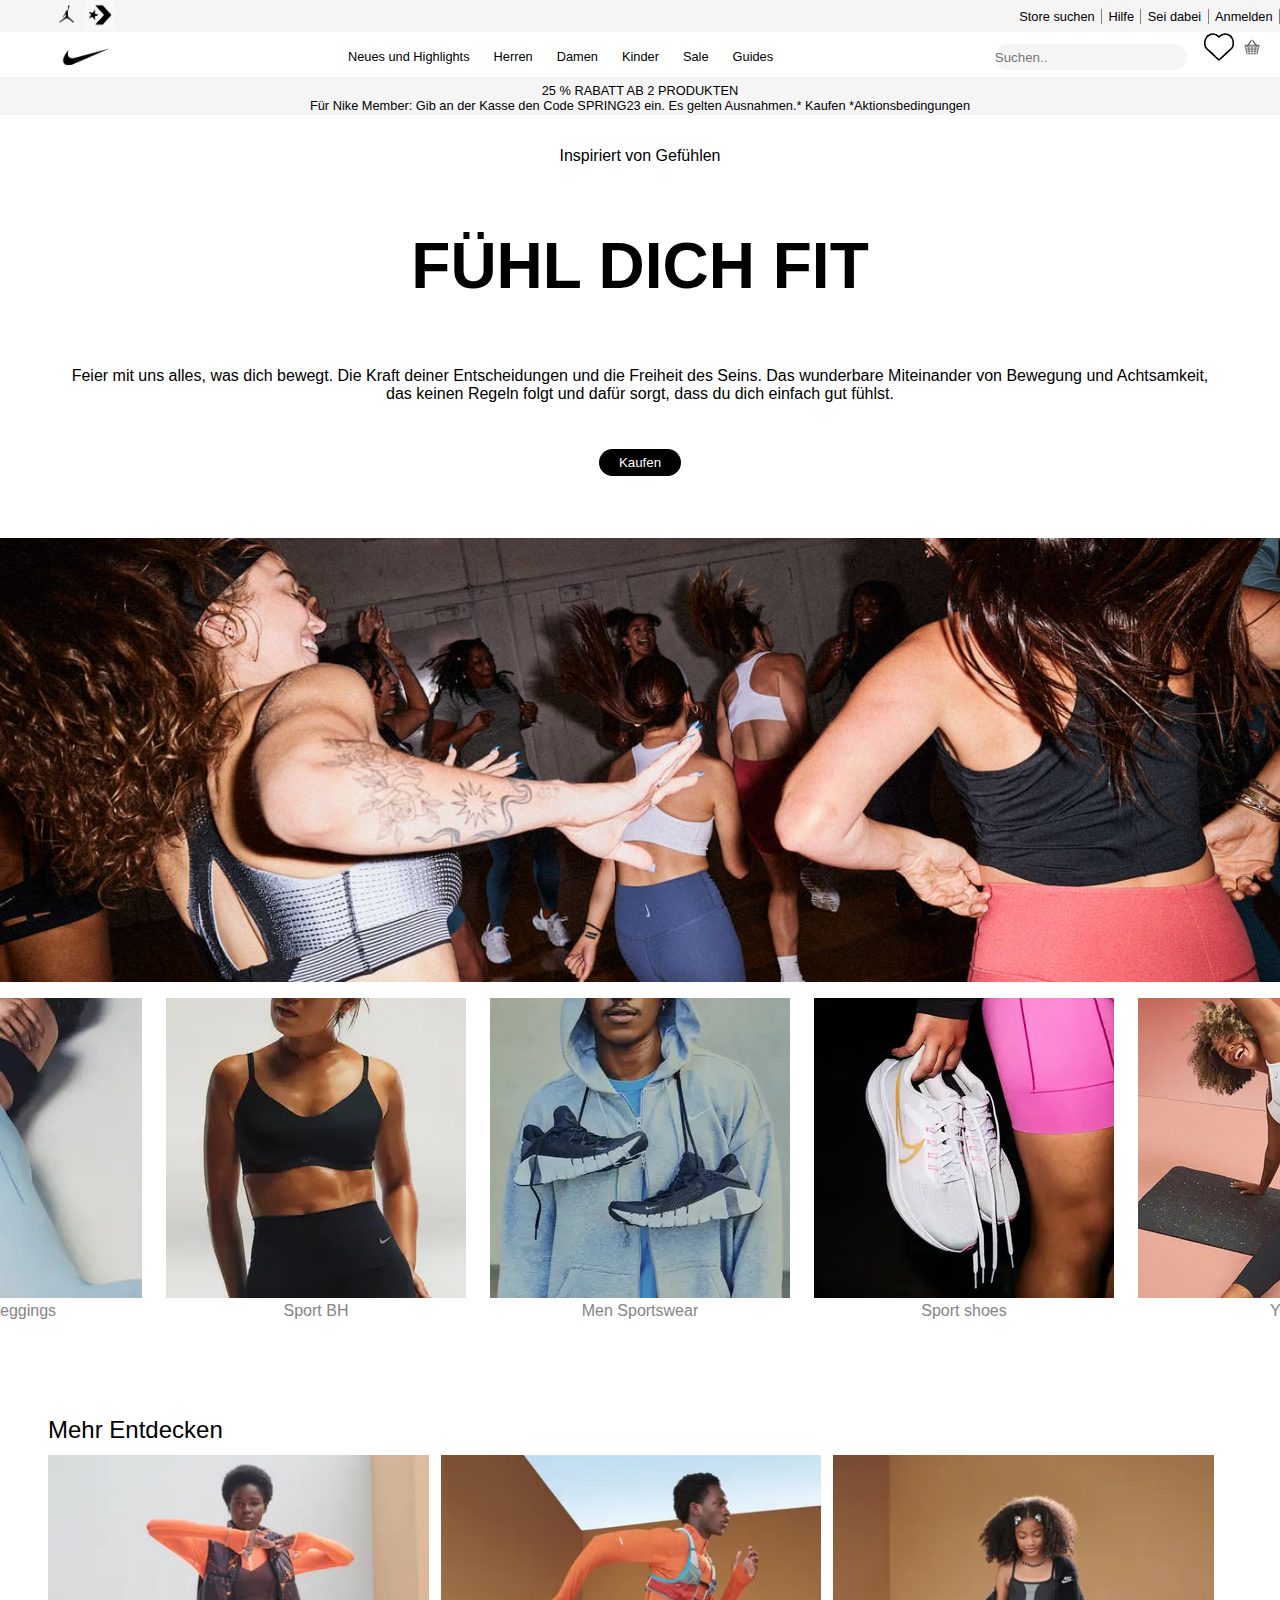
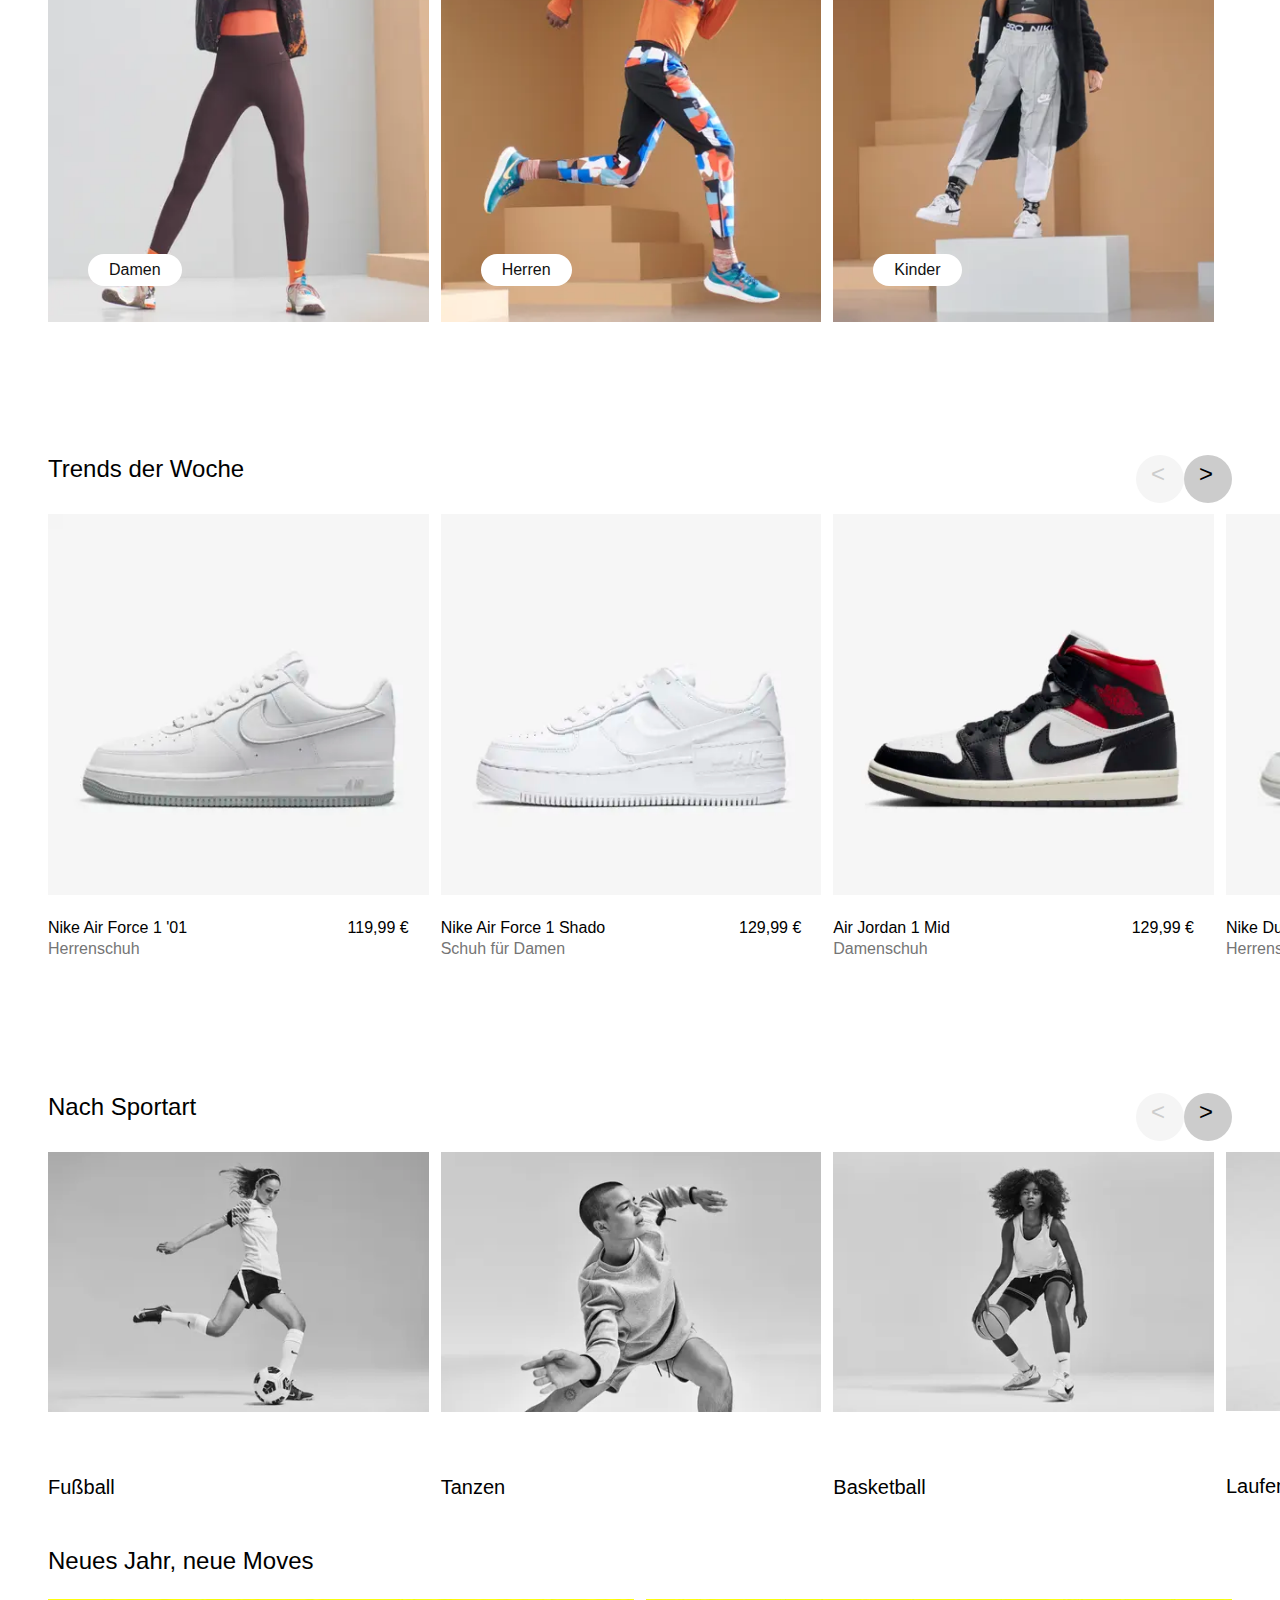
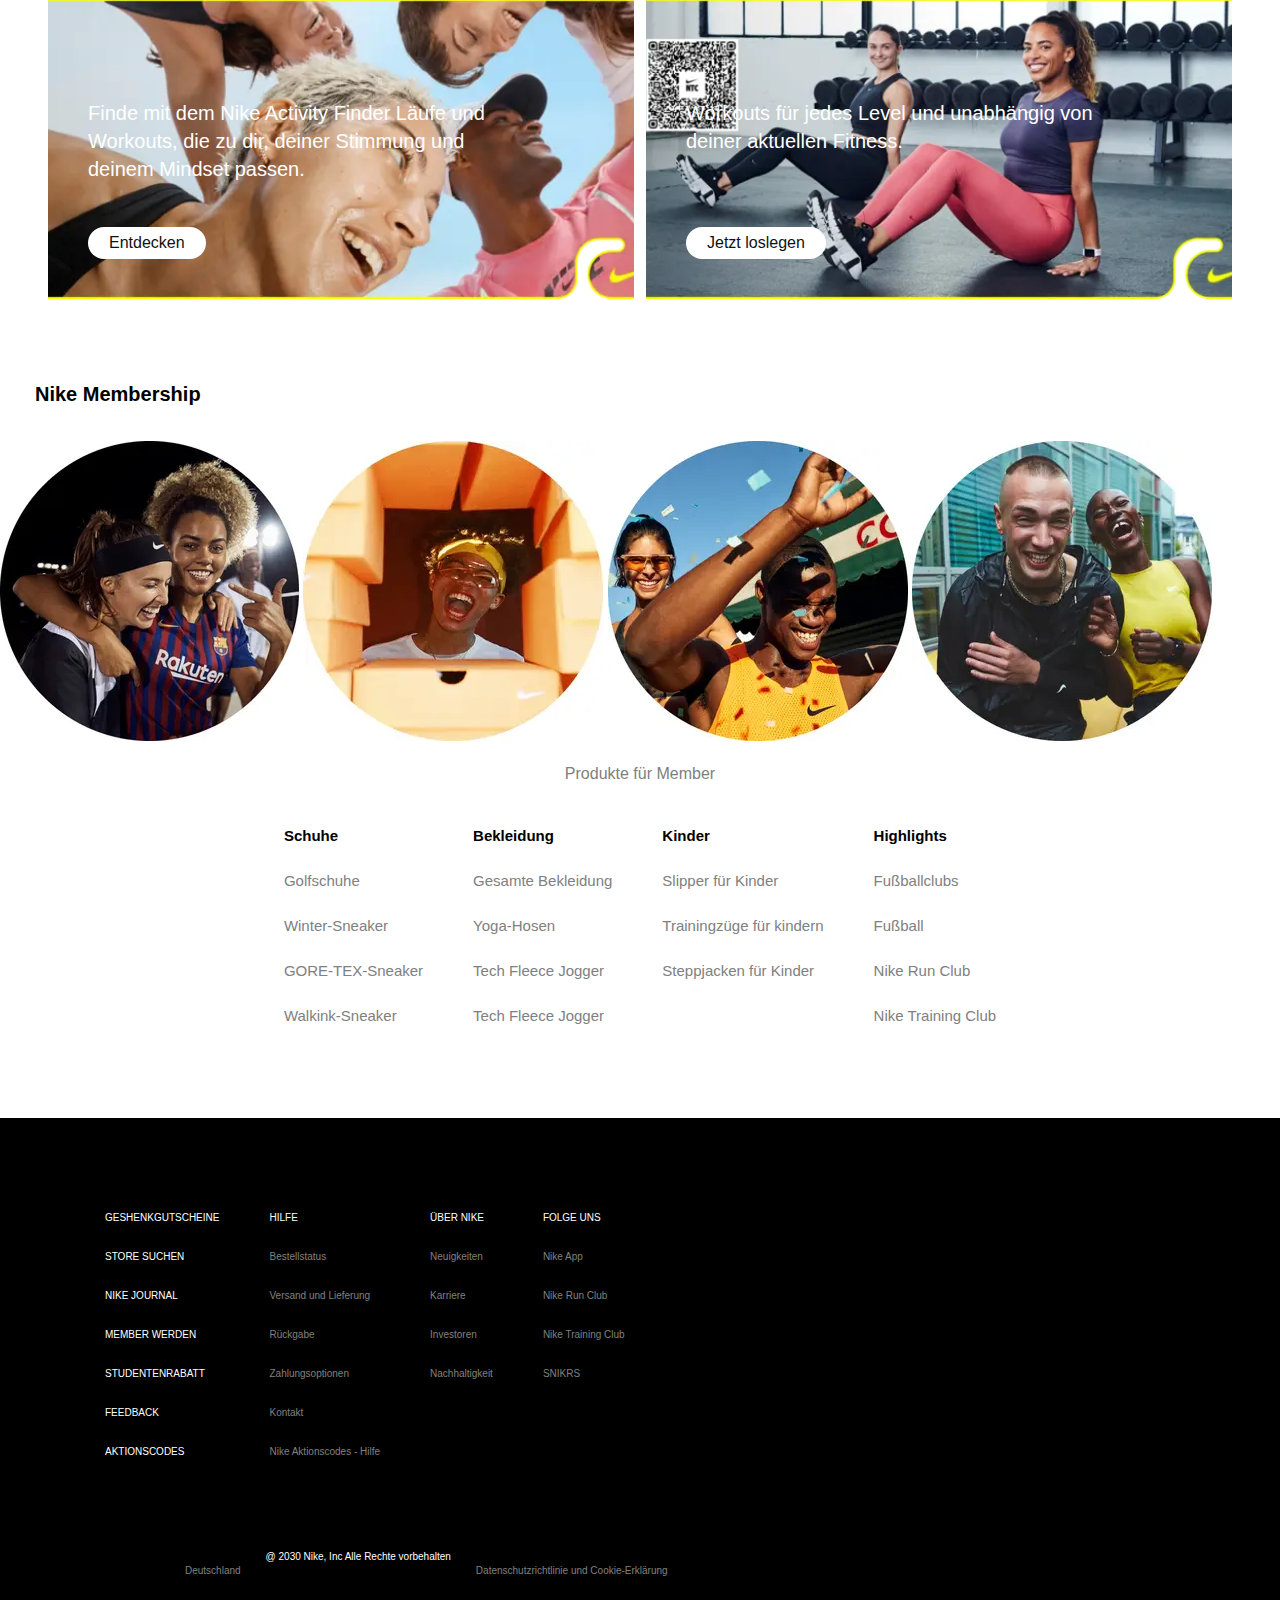
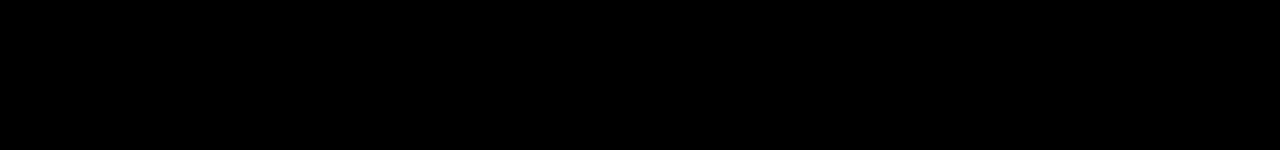
<file: index.html>
<!DOCTYPE html>
<html lang="en">
<head>
    <meta charset="UTF-8">
    <meta http-equiv="X-UA-Compatible" content="IE=edge">
    <meta name="viewport" content="width=device-width, initial-scale=1.0">
    <link rel="stylesheet" href="stylesheets/stylesheet.css">
    <link rel="stylesheet" href="stylesheets/style.css"/>
    <title>Nike Page</title>
</head>
<body>
    <header>
        <div class="first_section">
            <div class="help_logo">   
                <img src="images/jumpman.png" alt="jumpman">
                <img src="images/arrow.jpg" alt="star-arrow">
            </div>
            <div class="help_nav">
                <p>Store suchen</p>
                <p>Hilfe</p>
                <p>Sei dabei</p>
                <p>Anmelden</p>
            </div>
        </div>
        <div class="second_section">
            <div class="nike_logo">
                <img src="images/nike_logo.jpg" alt="nike_logo">
            </div>
            <div class="main_nav">
                <p>Neues und Highlights</p>
                <p>Herren</p>
                <p>Damen</p>
                <p>Kinder</p>
                <p>Sale</p>
                <p>Guides</p>
            </div>
            <div class="search">
                <input type="text" placeholder="Suchen.." class="search_bar">
                <img src="images/favorite.png" alt="favorite">
                <img src="images/basket logo.jpg" alt="basket">
            </div>
        </div>
        <div class="third_section">
            <p>25 % RABATT AB 2 PRODUKTEN</p>
            <p>Für Nike Member: Gib an der Kasse den Code SPRING23 ein. Es gelten Ausnahmen.* Kaufen *Aktionsbedingungen</p>
        </div>
    </header>
    <hero class="hero">
        <div class="hero_message">
            <p>Inspiriert von Gefühlen</p>
            <h1>FÜHL DICH FIT</h1>
            <p id="long_message">Feier mit uns alles, was dich bewegt. Die Kraft deiner Entscheidungen und die Freiheit des Seins. Das wunderbare Miteinander von Bewegung und Achtsamkeit, das keinen Regeln folgt und dafür sorgt, dass du dich einfach gut fühlst.</p>
            <a href="https://www.nike.com/de/w/damen-gym-running-22fovz5e1x6">
                <button class="hero_kaufen">Kaufen</button>
            </a>
        </div>
        <div class="hero_banner">
            <img src="images/nike-offizielle-website.jpg" alt="favorite">
        </div>
        <div class="scroll_banner">
            <div>
                <a href="https://www.nike.com/de/w/damen-premium-leggings-3fb0vz5e1x6"><img src="images/bdb3ee50-6162-43b4-95f1-d00825a48802.webp" alt="basket">
                <p>Premium leggings</p></a>
            </div>
            <div>
                <a href="#"><img src="images/4577d3e7-75fb-42a9-a69f-ed43a6fa098e.webp" alt="basket">
                <p>Sport BH</p></a>
            </div>
            <div>
                <a href="#"><img src="images/297cfbad-7966-4122-bfcb-06431bc6c7c2.webp" alt="basket">
                <p>Men Sportswear</p></a>
            </div>
            <div>
                <a href="#"><img src="images/d7f1642a-1f21-4008-99f5-1540de9967b9.webp" alt="basket">
                <p>Sport shoes</p></a>
            </div>
            <div>
                <a href="#"><img src="images/39592b5c-adef-4050-bdc4-6cde60cfa165.webp" alt="basket">
                <p>Yoga</p></a>
            </div>
        </div>
    </hero>
    <section class="section-menu">
        <div class="section-header">
            <h2>Mehr Entdecken</h2>
        </div>
        <div class="menu-container">
            <div class="menu-entry">
                <img src="images/d9fe971d-235d-459c-b57d-f52f4f03d1cf.webp">
                <div class="label">
                    Damen
                </div>
            </div>
            <div class="menu-entry">
                <img src="images/8d74c1e7-e514-43fd-897e-81027a0b108f.webp">
                <div class="label">
                    Herren
                </div>
            </div>
            <div class="menu-entry">
                <img src="images/2b95f3b2-177e-4e9d-8cae-43b4f745b582.webp">
                <div class="label">
                    Kinder
                </div>
            </div>
        </div>
    </section>

    <section class="section-gallery">
        <div class="carousel-header">
            <h2>Trends der Woche</h2>
            <div class="button-menu">
                <div class="button inactive"><div class="button-icon"><</div></div>
                <div class="button"><div class="button-icon">></div></div>
            </div>
        </div>
        <ul class="carousel-container">
            <li class="carousel-entry" id="trend01">
                <img src="images/2f9e087d-1f0f-4b72-8576-b7b7b64e73ae.webp">
                <div class="trend-description">
                    <div class="trend-nameprice">
                        <div class="trend-name">
                            Nike Air Force 1 '01
                        </div>
                        <div class="trend-price">
                            119,99 €
                        </div>
                    </div>
                    <div class="trend-metagroup">
                        Herrenschuh
                    </div>
                </div>
            </li>
            <li class="carousel-entry" id="trend02">
                <img src="images/l3w4varugbogihcpj40e.webp">
                <div class="trend-description">
                    <div class="trend-nameprice">
                        <div class="trend-name">
                            Nike Air Force 1 Shado
                        </div>
                        <div class="trend-price">
                            129,99 €
                        </div>
                    </div>
                    <div class="trend-metagroup">
                        Schuh für Damen
                    </div>
                </div>
            </li>
            <li class="carousel-entry" id="trend03">
                <img src="images/4e75f325-62dd-4d0d-97b5-39f96ba69d11.webp">
                <div class="trend-description">
                    <div class="trend-nameprice">
                        <div class="trend-name">
                            Air Jordan 1 Mid
                        </div>
                        <div class="trend-price">
                            129,99 €
                        </div>
                    </div>
                    <div class="trend-metagroup">
                        Damenschuh
                    </div>
                </div>
            </li>
            <li class="carousel-entry" id="trend04">
                <img src="images/dunk-high-retro-herrenschuh-WGkPW2.png">
                <div class="trend-description">
                    <div class="trend-nameprice">
                        <div class="trend-name">
                            Nike Dunk High Retro
                        </div>
                        <div class="trend-price">
                            119,99 €
                        </div>
                    </div>
                    <div class="trend-metagroup">
                        Herrenschuh
                    </div>
                </div>
            </li>
            <li class="carousel-entry" id="trend05">
                <img src="images/dunk-low-retro-herrenschuh-szNRv1.png">
                <div class="trend-description">
                    <div class="trend-nameprice">
                        <div class="trend-name">
                            Nike Dunk Low Retro
                        </div>
                        <div class="trend-price">
                            109,99 €
                        </div>
                    </div>
                    <div class="trend-metagroup">
                        Herrenschuh
                    </div>
                </div>
            </li>
            <li class="carousel-entry" id="trend06">
                <img src="images/dunk-low-herrenschuh-BHLQfk.png">
                <div class="trend-description">
                    <div class="trend-nameprice">
                        <div class="trend-name">
                            Nike Dunk Low
                        </div>
                        <div class="trend-price">
                            119,99 €
                        </div>
                    </div>
                    <div class="trend-metagroup">
                        Herrenschuh
                    </div>
                </div>
            </li>
        </ul>
    </section>

    <section class="section-gallery">
        <div class="carousel-header">
            <h2>Nach Sportart</h2>
            <div class="button-menu">
                <div class="button inactive"><div class="button-icon"><</div></div>
                <div class="button"><div class="button-icon">></div></div>
            </div>
        </div>
        <ul class="carousel-container">
            <li class="carousel-entry" id="sport01">
                <img src="images/2fe0d082-fe6e-4168-99a4-53e21222bfde.webp">
                <div class="carousel-title">Fußball</div>
            </li>
            <li class="carousel-entry" id="sport02">
                <img src="images/2567a2eb-cb4e-4902-a27a-056087e52cd1.webp">
                <div class="carousel-title">Tanzen</div>
            </li>
            <li class="carousel-entry" id="sport03">
                <img src="images/7013c2e0-eb56-474d-aa15-def3605077b6.webp">
                <div class="carousel-title">Basketball</div>
            </li>
            <li class="carousel-entry" id="sport04">
                <img src="images/nike-offizielle-website-4.jpg">
                <div class="carousel-title">Laufen</div>
            </li>
            <li class="carousel-entry" id="sport05">
                <img src="images/nike-offizielle-website-1.jpg">
                <div class="carousel-title">Training</div>
            </li>
            <li class="carousel-entry" id="sport06">
                <img src="images/nike-offizielle-website-2.jpg">
                <div class="carousel-title">Yoga</div>
            </li>
        </ul>
    </section>

    <section class="section-stories">
        <div class="stories-header">
            <h2>Neues Jahr, neue Moves</h2>
        </div>
        <div class="stories-container">
            <div class="stories-entry" style="background-image: url(images/1c01b898-69fc-48b2-9059-32c056cea8e3.webp)">
                <div class="label">
                    Entdecken
                </div>
                <div class="headline">
                    <p>Finde mit dem Nike Activity Finder Läufe und Workouts, die zu dir, deiner Stimmung und deinem Mindset passen.</p>
                </div>
            </div>
            <div class="stories-entry" style="background-image: url(images/ba9614b8-2e34-4f65-9ae9-ec3a108b05c5.webp)">
                <div class="label">
                    Jetzt loslegen
                </div>
                <div class="headline">
                    <p>Workouts für jedes Level und unabhängig von deiner aktuellen Fitness.</p>
                </div>
            </div>
        </div>

    </section>

    <div class="firstsection" >

        <p class="h1">Nike Membership</p>

        <div class="images">
          <img src="images/3483aba6-6472-46b1-b637-1e1985b0238d.webp"/>
          <img src="images/4f700ed1-077a-4fc6-a0a5-0785ca781990.webp"/>
          <img src="images/0b27ed5f-61c1-4ce5-abc5-eca87c3e402f.webp"/>
          <img src="images/f8f11081-1f83-46a4-b962-abacce445c22.webp"/>
        </div>

        <div class="h2">Produkte für Member</div>

    </div>
    <footer>
        <div class="secondsection">
            <div >
                <a id="col1" href="https://www.w3schools.com/" target="_blank"><strong>Schuhe</strong></a><br>
                <a href="https://www.w3schools.com/" target="_blank">Golfschuhe</a><br>
                <a href="https://www.w3schools.com/" target="_blank">Winter-Sneaker</a><br>
                <a href="https://www.w3schools.com/" target="_blank">GORE-TEX-Sneaker</a><br>
                <a href="https://www.w3schools.com/" target="_blank">Walkink-Sneaker</a><br>
            </div>

            <div>
                <a id="col1" href="https://www.w3schools.com/" target="_blank"><strong>Bekleidung</strong></a><br>
                <a href="https://www.w3schools.com/" target="_blank">Gesamte Bekleidung</a><br>
                <a href="https://www.w3schools.com/" target="_blank">Yoga-Hosen</a><br>
                <a href="https://www.w3schools.com/" target="_blank">Tech Fleece Jogger</a><br>
                <a href="https://www.w3schools.com/" target="_blank">Tech Fleece Jogger</a><br>
                
            </div>

            <div>
                <a id="col1" href="https://www.w3schools.com/" target="_blank"><strong>Kinder</strong></a><br>
                <a href="https://www.w3schools.com/" target="_blank">Slipper für Kinder</a><br>
                <a href="https://www.w3schools.com/" target="_blank">Trainingzüge für kindern</a><br>
                <a href="https://www.w3schools.com/" target="_blank">Steppjacken für Kinder</a><br>
                
            </div>

            <div>
                <a id="col1" href="https://www.w3schools.com/" target="_blank"><strong>Highlights</strong></a><br>
                <a href="https://www.w3schools.com/" target="_blank">Fußballclubs</a><br>
                <a href="https://www.w3schools.com/" target="_blank">Fußball</a><br>
                <a href="https://www.w3schools.com/" target="_blank">Nike Run Club</a><br>
                <a href="https://www.w3schools.com/" target="_blank">Nike Training Club</a><br>
            </div>
        </div>

        <div class="thirdsection">

            <div>
                <a id="third-col" href="https://www.w3schools.com/" target="_blank">GESHENKGUTSCHEINE</a><br>
                <a id="third-col" href="https://www.w3schools.com/" target="_blank">STORE SUCHEN</a><br>
                <a id="third-col" href="https://www.w3schools.com/" target="_blank">NIKE JOURNAL</a><br>
                <a id="third-col" href="https://www.w3schools.com/" target="_blank">MEMBER WERDEN</a><br>
                <a id="third-col" href="https://www.w3schools.com/" target="_blank">STUDENTENRABATT</a><br>
                <a id="third-col" href="https://www.w3schools.com/" target="_blank">FEEDBACK</a><br>
                <a id="third-col" href="https://www.w3schools.com/" target="_blank">AKTIONSCODES</a><br>
            </div>

            <div>
                <a id="third-col" href="https://www.w3schools.com/" target="_blank">HILFE</a><br>
                <a href="https://www.w3schools.com/" target="_blank">Bestellstatus</a><br>
                <a href="https://www.w3schools.com/" target="_blank">Versand und Lieferung</a><br>
                <a href="https://www.w3schools.com/" target="_blank">Rückgabe</a><br>
                <a href="https://www.w3schools.com/" target="_blank">Zahlungsoptionen</a><br>
                <a href="https://www.w3schools.com/" target="_blank">Kontakt</a><br>
                <a href="https://www.w3schools.com/" target="_blank">Nike Aktionscodes - Hilfe</a><br>
            </div>


            <div>
                <a id="third-col" href="https://www.w3schools.com/" target="_blank">ÜBER NIKE</a><br>
                <a href="https://www.w3schools.com/" target="_blank">Neuigkeiten</a><br>
                <a href="https://www.w3schools.com/" target="_blank">Karriere</a><br>
                <a href="https://www.w3schools.com/" target="_blank">Investoren</a><br>
                <a href="https://www.w3schools.com/" target="_blank">Nachhaltigkeit</a><br>
            </div>

            <div>
                <a id="third-col" href="https://www.w3schools.com/" target="_blank">FOLGE UNS</a><br>
                <a href="https://www.w3schools.com/" target="_blank">Nike App</a><br>
                <a href="https://www.w3schools.com/" target="_blank">Nike Run Club</a><br>
                <a href="https://www.w3schools.com/" target="_blank">Nike Training Club</a><br>
                <a href="https://www.w3schools.com/" target="_blank">SNIKRS</a><br>
                
            </div>

            <div id="footers">
            <div>
                <a href="https://www.w3schools.com/" target="_blank">Deutschland</a>
            </div>
            <div><p>@ 2030 Nike, Inc Alle Rechte vorbehalten</p></div>



                <div id="last">
                

                <a href="https://www.w3schools.com/" target="_blank">Datenschutzrichtlinie und Cookie-Erklärung</a><br>
                
                
                </div>
            
            </div>

    </footer>
</body>
</html>
</file>
<file: stylesheets/stylesheet.css>
* {
    margin: 0;
    padding: 0;
    box-sizing: border-box;
}

body {
    /* background-color: red; */
    font-family: "Helvetica Neue", Helvetica, Arial, sans-serif;
}

h2 {
    font-weight: 500;
    font-size: 24px;
    line-height: 28px;
}

/* Menu section */
.section-menu {
    margin: 84px 0 0 48px;
}
.section-header {
    margin: 11px 0 11px 0;
    width: calc(100vw - 96px);
}
.menu-container {
    margin: 0 0 30px 0;
    height: 468px;
}
.menu-entry {
    list-style-type: none;
    float: left;
    width: calc((100vw - 102px) / 3);
    padding: 0 12px 0 0;
    position: relative;
}
.menu-entry img {
    width: calc((100vw - 102px) / 3);
    padding: 0 12px 0 0;
}

/* Carousel section */
.section-gallery {
    margin: 132px 0 0 48px;
}
.carousel-header {
    margin: 11px 0 11px 0;
    width: calc(100vw - 96px);
    display: flex;
}
.carousel-header h2 {
    flex: 2
}
.button-menu {
    display: flex;
}
.button {
    height: 48px;
    width: 48px;
    border-radius: 24px;
    background-color: #ccc;
    position: relative;
}
.button-icon {
    position: absolute;
    font-size: 24px;
    top: 5px;
    left: 15px;
}
.inactive {
    background-color: #f5f5f5;
    color: #cccccc;
}

.carousel-container {
    display: flex;
    overflow-x: auto;
    overflow-y: hidden;
}

li.carousel-entry {
    list-style-type: none;
    float: left;
    width: calc((100vw - 102px) / 3);
    padding: 0 12px 0 0;
}

.carousel-entry img {
    width: calc((100vw - 102px) / 3);
    padding: 0 12px 0 0;
}
.carousel-title {
    margin: 60px 0 0 0;
    font-size: 20px;
    font-weight: 500;
}
.trend-description {
    margin:20px 20px 0 0;
}
.trend-nameprice {
    display: flex;
}
.trend-name {
    flex: 2;
}
.trend-metagroup {
    font-size: 16px;
    line-height: 24px;
    color: #757575;
}

/* Stories section */
.section-stories {
    margin: 48px 0 0 48px;

}
.stories-container {
    /* width: calc(100vw - 96px); */
    height: 300px;
    
}
.stories-header {
    margin: 11px 0 24px 0;
    width: calc(100vw - 96px);
}
.stories-entry {
    list-style-type: none;
    float: left;
    width: calc((100vw - 108px) / 2);
    height: 300px;
    margin: 0 12px 0 0;
    background-repeat: no-repeat; 
    background-size: cover;
    background-position:center;
    position: relative;
}
.label {
    position: absolute;
    bottom: 40px;
    left: 40px;
    padding: 6px 20px;
    border-radius: 30px;
    border: 1.5px solid transparent;
    -webkit-box-pack: center;
    -ms-flex-pack: center;
    justify-content: center;
    -webkit-box-align: center;
    -ms-flex-align: center;
    align-items: center;
    background: #fff;
    color: #111;

}
.headline {
    position: absolute;
    top: 100px;
    left: 40px;
    font-size: 20px;
    line-height: 28px;
    font-weight: 400;
    width: calc((100vw - 108px) / 2 - 150px);
    color: white;
    }

/* The header has been separated into 3 sections:
- First section: where you can find a link to the help page: .first_section
- Second section: where you find the main nav and the search bar .second_section
- Third section: where you can find the discounts .third_section*/

header {
    display: flex;
    flex-direction: column;
    width: 100%;
}

header .first_section{
    display: inline-flex;
    flex-direction: row;
    align-items: center;
    justify-content: space-between;
    background-color: #f5f5f5;
    height: 2.5em;
    font-size: 0.8em;
}

.help_nav{
    display: inline-flex;
}

.nike_logo img{
    padding:0 14px 0 4em; 
    height: 3.5em;
}

.help_logo{
    padding:0 14px 0 4em; 
}

.help_logo img{
    width: 30px;
    height: 30px;
}

.search img{
    width: 30px;
    height: 30px;
}

header .first_section p{
    display: inline-flex;
    padding-right: 0.5em;
    padding-left: 0.5em;
    border-right: solid grey 0.06em;
}

header .second_section{
    margin-top: 0.5em;
    display: inline-flex;
    flex-direction: row;
    align-items: center;
    justify-content: space-between;
    background-color: white;
    height: 3em;
    font-size: 0.8em;
    padding: 0.5em;
    padding-right:1em
}

.main_nav{
    display: inline-flex;
}

.second_section .main_nav p{
    padding: 16px   12px    18px    12px;
    font-size: 1em;
}

header .search_bar{
    border: none;
    background-color: #f5f5f5;
    border-radius: 30px;
    height:2em;
    margin-bottom: 1em;
    margin-right: 1em;
    padding-right: 15px;

}

header .third_section{
    display: flex;
    flex-direction: column;
    align-items: center;
    justify-content:start;
    background-color: #f5f5f5;
    height: 3em;
    font-size: 0.8em;
    margin-bottom: 2.5em;
    padding-top: 0.5em;
}
header .third_section p{
    margin: 0;
}

.hero_message {
display: flex;
align-items: center;
flex-direction: column;
margin-bottom: 3em;
width:100%;
}

.hero_message p{
    margin: 0;
}

.hero_message h1{
    margin: 1em 0 1em 0;
    font-family: 'Lucida Sans', 'Lucida Sans Regular', 'Lucida Grande', 'Lucida Sans Unicode', Geneva, Verdana, sans-serif;
    font-weight: bold;
    font-size: 4em;
}

#long_message{
    width:90%;
    margin-bottom: 2em;
    text-align: center;
}

.hero_kaufen{
    position: relative;
    padding:6px 20px 6px 20px;
    background-color: black;
    color: white;
    border-radius: 30px;
    font-family: Arial, Helvetica, sans-serif;
    margin-bottom: 0;
    border:none;
}

.hero_kaufen:hover{
background-color: grey;
}

.hero_banner{
    width: 100%;
    padding: 0%;
    margin: 0;
    object-fit: cover;
}

.hero_banner img{
    width:100%;
}

.scroll_banner{
    /* margin: 1em; */
    display: flex;
    align-self: center;
    position: relative;
}

.scroll_banner div p {
    margin: 0;
    color:  #858585;

}

.hero {
display: flex;
flex-direction: column;
justify-content: center;
}

.scroll_banner div a {
    text-decoration: none;
}

.scroll_banner div a {
    text-decoration: none;
    padding: 12px 12px;
}
</file>
<file: stylesheets/style.css>
body{
    margin: 0px;
    padding: 0px;
}

.h1{
    font-size: 20px;
    font-family: Arial, Helvetica, sans-serif;
    font-weight: bold;
    margin: 35px;
}

.images {
    padding-bottom: 20px;
}

.h2{padding-bottom: 20px;
    text-align: center;
    color: gray;
    padding-bottom: 30px;
}


.firstsection {
    margin: 84px 0 0 0;
}


.secondsection{
    font-family: Arial, Helvetica, sans-serif;
    color: lightgray;
    display: flex;
    flex-wrap: wrap;
    justify-content: center;
    padding-bottom: 80px;
    font-size: 15px;
    

}

a:link, a:visited {
    
    color: gray;
    padding: 14px 25px;
    text-align: center;
    text-decoration: none;
    display: inline-block;

  }

.thirdsection{
    background-color: black;
    color: white;
    display: flex;
    flex-wrap: wrap;
    justify-content: left;
    margin: 0px;
    padding: 80px;
    font-size: 10px;
}

#col1 {
    color:black;
}
#third-col {
    color: white;
}

#footers{
    background-color: black;
    color: white;
    display: flex;
    flex-wrap: wrap;
    justify-content: center;
    padding: 80px;
    font-size: 10px;
    }
</file>
